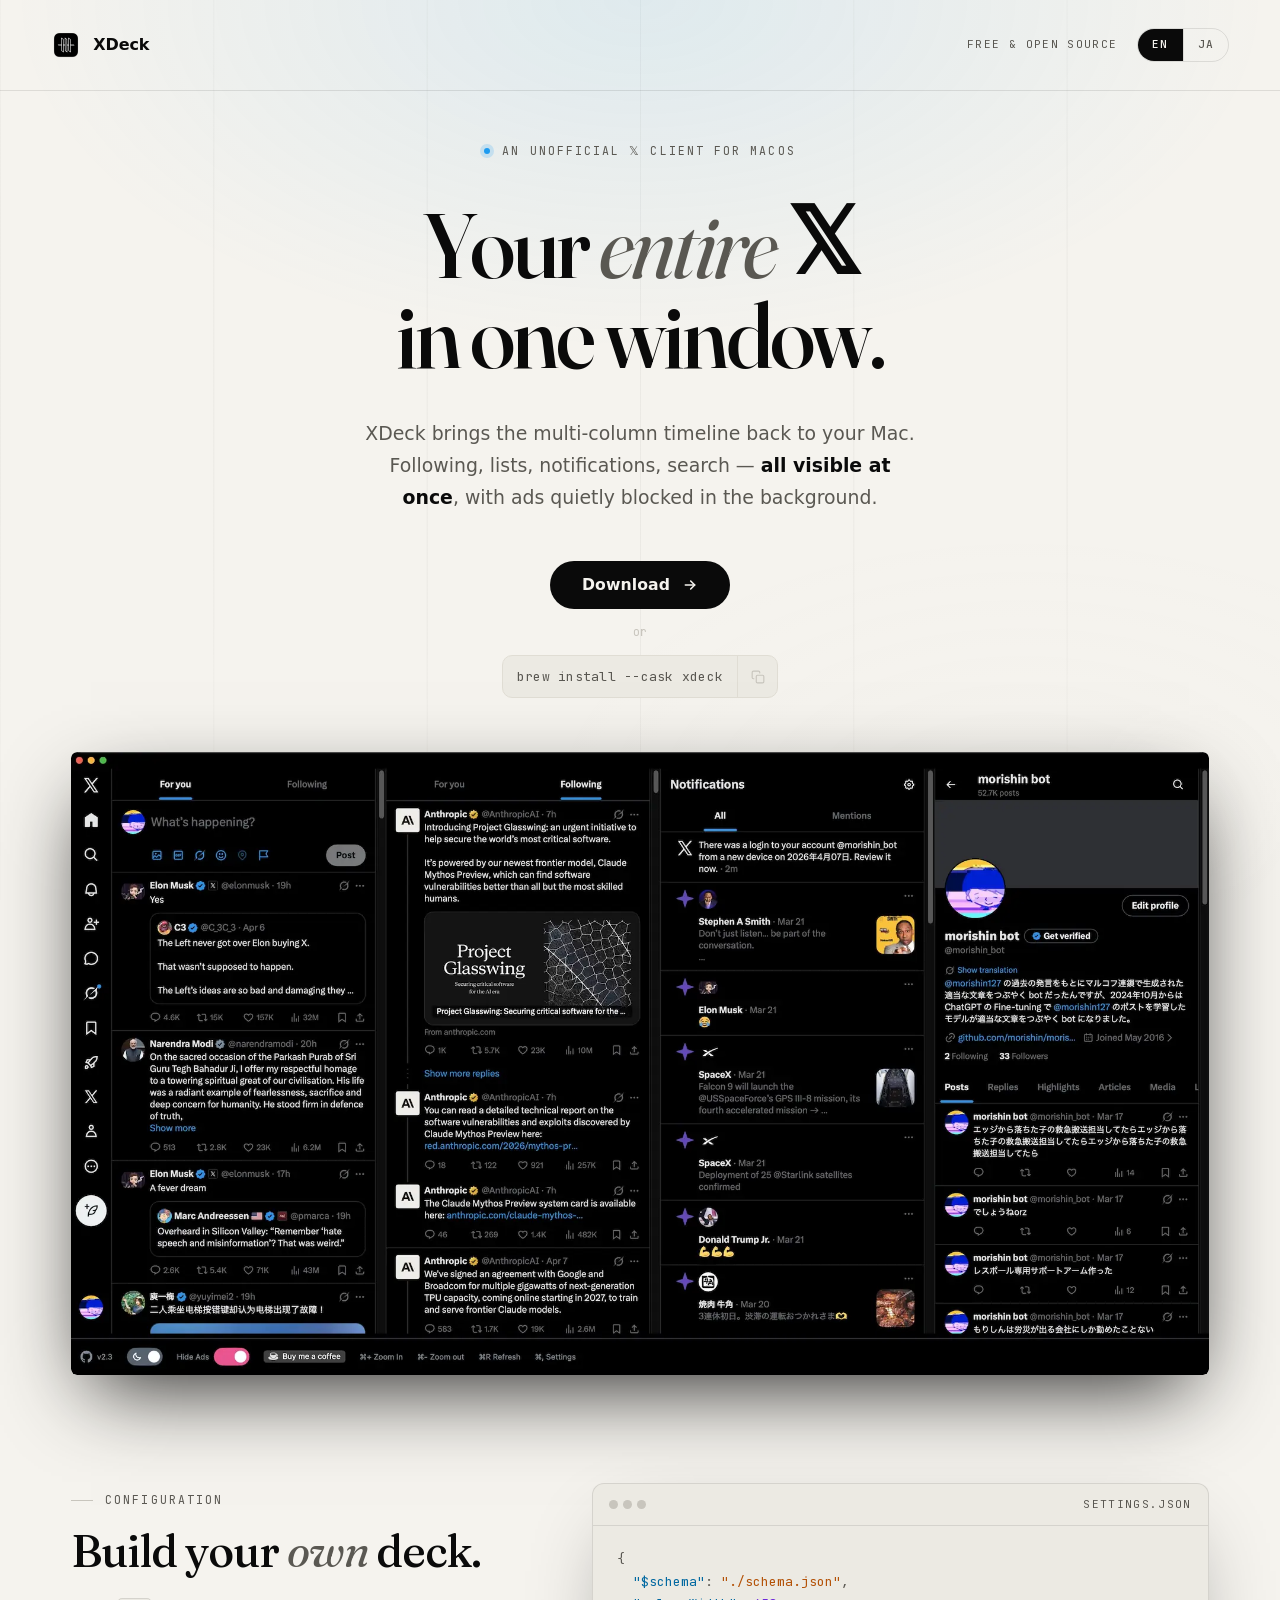
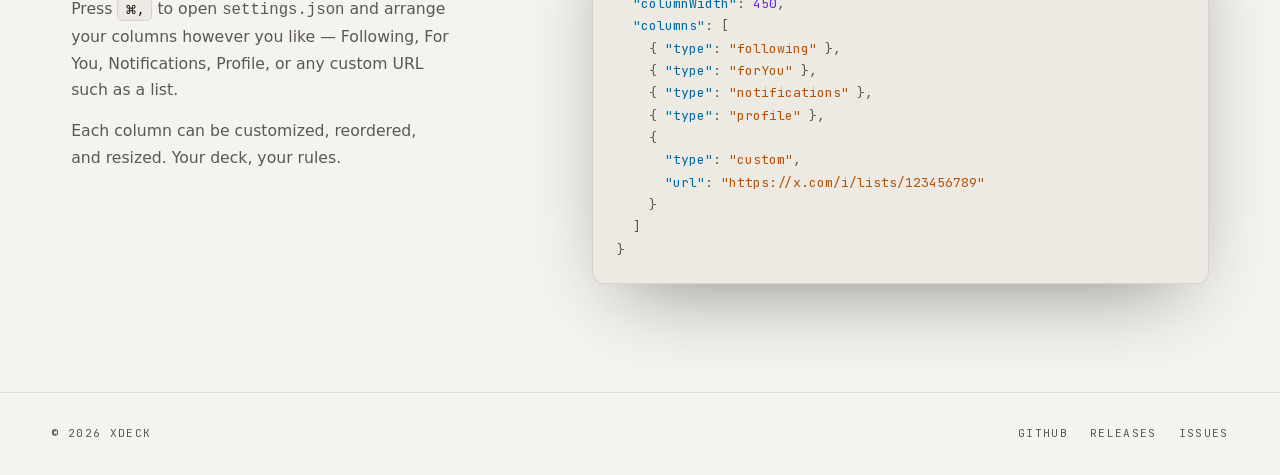
<file: public/index.html>
<!DOCTYPE html>
<html lang="en">
<head>
  <meta charset="UTF-8">
  <meta name="viewport" content="width=device-width, initial-scale=1.0">
  <title>XDeck — A multi-column 𝕏 client for macOS</title>
  <meta name="description" content="XDeck is a multi-column 𝕏 (Twitter) client for macOS — a TweetDeck alternative with built-in ad blocking. Free and open source.">
  <meta name="keywords" content="XDeck, X client, Twitter client, TweetDeck alternative, macOS, multi-column, ad blocking, Mac app, open source">
  <meta name="author" content="morishin">
  <meta name="robots" content="index, follow">
  <meta name="theme-color" content="#0a0a0a" media="(prefers-color-scheme: dark)">
  <meta name="theme-color" content="#f5f3ee" media="(prefers-color-scheme: light)">
  <link rel="canonical" href="https://xdeck.morishin.me/">
  <link rel="alternate" hreflang="en" href="https://xdeck.morishin.me/">
  <link rel="alternate" hreflang="ja" href="https://xdeck.morishin.me/ja/">
  <link rel="alternate" hreflang="x-default" href="https://xdeck.morishin.me/">
  <link rel="icon" href="assets/icon.png">

  <!-- Open Graph -->
  <meta property="og:type" content="website">
  <meta property="og:site_name" content="XDeck">
  <meta property="og:title" content="XDeck — A multi-column 𝕏 client for macOS">
  <meta property="og:description" content="A TweetDeck alternative for macOS with built-in ad blocking. Free and open source.">
  <meta property="og:url" content="https://xdeck.morishin.me/">
  <meta property="og:locale" content="en_US">
  <meta property="og:locale:alternate" content="ja_JP">
  <meta property="og:image" content="https://xdeck.morishin.me/assets/screenshot.jpg">
  <meta property="og:image:width" content="1920">
  <meta property="og:image:height" content="1050">
  <meta property="og:image:alt" content="XDeck running on macOS with multiple 𝕏 columns side by side">

  <!-- Twitter Card -->
  <meta name="twitter:card" content="summary_large_image">
  <meta name="twitter:title" content="XDeck — A multi-column 𝕏 client for macOS">
  <meta name="twitter:description" content="A TweetDeck alternative for macOS with built-in ad blocking. Free and open source.">
  <meta name="twitter:image" content="https://xdeck.morishin.me/assets/screenshot.jpg">
  <meta name="twitter:creator" content="@morishin127">

  <!-- Structured Data -->
  <script type="application/ld+json">
  {
    "@context": "https://schema.org",
    "@type": "SoftwareApplication",
    "name": "XDeck",
    "operatingSystem": "macOS",
    "applicationCategory": "SocialNetworkingApplication",
    "description": "A multi-column 𝕏 (Twitter) client for macOS — a TweetDeck alternative with built-in ad blocking.",
    "url": "https://xdeck.morishin.me/",
    "downloadUrl": "https://github.com/morishin/XDeck/releases/latest",
    "image": "https://xdeck.morishin.me/assets/screenshot.jpg",
    "author": { "@type": "Person", "name": "morishin", "url": "https://github.com/morishin" },
    "offers": { "@type": "Offer", "price": "0", "priceCurrency": "USD" },
    "isAccessibleForFree": true
  }
  </script>

  <link rel="preload" as="font" type="font/woff2" href="assets/fonts/fraunces.woff2" crossorigin>
  <link rel="preload" as="font" type="font/woff2" href="assets/fonts/jetbrains-mono.woff2" crossorigin>
  <link rel="stylesheet" href="assets/style.css">
</head>
<body>

<header class="site-header">
  <a href="/" class="site-logo">
    <img src="assets/icon.webp" width="30" height="30" alt="">
    <span>XDeck</span>
  </a>
  <div class="header-right">
    <span class="header-meta">Free &amp; Open Source</span>
    <nav class="lang-switch">
      <a href="/" class="active">EN</a>
      <a href="/ja/">JA</a>
    </nav>
  </div>
</header>

<main class="hero">
  <div class="eyebrow rise rise-1">
    <span class="dot"></span>
    <span>An unofficial 𝕏 client for macOS</span>
  </div>

  <h1 class="rise rise-2">
    Your <em>entire</em> <span class="x-mark">𝕏</span><br>
    in one window.
  </h1>

  <p class="lead rise rise-3">
    XDeck brings the multi-column timeline back to your Mac.
    Following, lists, notifications, search — <strong>all visible at once</strong>,
    with ads quietly blocked in the background.
  </p>

  <div class="cta-wrap rise rise-4">
    <a href="https://github.com/morishin/XDeck/releases/latest" class="hero-cta">
      <span>Download</span>
      <span class="arrow"><svg viewBox="0 0 24 24" fill="none" stroke="currentColor" stroke-width="2.4" stroke-linecap="round" stroke-linejoin="round"><path d="M5 12h14"/><path d="m13 6 6 6-6 6"/></svg></span>
    </a>
    <span class="brew-label">or</span>
    <div class="brew-install">
      <code>brew install --cask xdeck</code>
      <button class="brew-copy" onclick="copyBrew(this)" aria-label="Copy to clipboard">
        <svg class="icon-copy" viewBox="0 0 24 24" fill="none" stroke="currentColor" stroke-width="2" stroke-linecap="round" stroke-linejoin="round"><rect x="9" y="9" width="13" height="13" rx="2"/><path d="M5 15H4a2 2 0 0 1-2-2V4a2 2 0 0 1 2-2h9a2 2 0 0 1 2 2v1"/></svg>
        <svg class="icon-check" viewBox="0 0 24 24" fill="none" stroke="currentColor" stroke-width="2.5" stroke-linecap="round" stroke-linejoin="round"><polyline points="20 6 9 17 4 12"/></svg>
      </button>
    </div>
  </div>
</main>
<script>
function copyBrew(btn) {
  navigator.clipboard.writeText('brew install --cask xdeck');
  btn.classList.add('copied');
  setTimeout(() => btn.classList.remove('copied'), 2000);
}
</script>

<section class="showcase rise rise-5">
  <div class="showcase-frame">
    <div class="showcase-scroll">
    <img src="assets/screenshot.webp" width="1920" height="1050" fetchpriority="high" alt="XDeck running on macOS with multiple 𝕏 columns side by side">
    </div>
  </div>
</section>

<section class="config">
  <div class="config-inner">
    <div>
      <div class="config-eyebrow">Configuration</div>
      <h2>Build your <em>own</em> deck.</h2>
      <p>Press <kbd>⌘,</kbd> to open <code>settings.json</code> and arrange your columns however you like — Following, For You, Notifications, Profile, or any custom URL such as a list.</p>
      <p>Each column can be customized, reordered, and resized. Your deck, your rules.</p>
    </div>
    <div class="config-code">
      <div class="code-head">
        <span class="dots"><span></span><span></span><span></span></span>
        <span>settings.json</span>
      </div>
<pre><span class="tok-pun">{</span>
  <span class="tok-key">"$schema"</span><span class="tok-pun">:</span> <span class="tok-str">"./schema.json"</span><span class="tok-pun">,</span>
  <span class="tok-key">"columnWidth"</span><span class="tok-pun">:</span> <span class="tok-num">450</span><span class="tok-pun">,</span>
  <span class="tok-key">"columns"</span><span class="tok-pun">: [</span>
    <span class="tok-pun">{</span> <span class="tok-key">"type"</span><span class="tok-pun">:</span> <span class="tok-str">"following"</span> <span class="tok-pun">},</span>
    <span class="tok-pun">{</span> <span class="tok-key">"type"</span><span class="tok-pun">:</span> <span class="tok-str">"forYou"</span> <span class="tok-pun">},</span>
    <span class="tok-pun">{</span> <span class="tok-key">"type"</span><span class="tok-pun">:</span> <span class="tok-str">"notifications"</span> <span class="tok-pun">},</span>
    <span class="tok-pun">{</span> <span class="tok-key">"type"</span><span class="tok-pun">:</span> <span class="tok-str">"profile"</span> <span class="tok-pun">},</span>
    <span class="tok-pun">{</span>
      <span class="tok-key">"type"</span><span class="tok-pun">:</span> <span class="tok-str">"custom"</span><span class="tok-pun">,</span>
      <span class="tok-key">"url"</span><span class="tok-pun">:</span> <span class="tok-str">"https://x.com/i/lists/123456789"</span>
    <span class="tok-pun">}</span>
  <span class="tok-pun">]</span>
<span class="tok-pun">}</span></pre>
    </div>
  </div>
</section>

<footer class="site-footer">
  <div>© 2026 XDeck</div>
  <div class="footer-links">
    <a href="https://github.com/morishin/XDeck">GitHub</a>
    <a href="https://github.com/morishin/XDeck/releases">Releases</a>
    <a href="https://github.com/morishin/XDeck/issues">Issues</a>
  </div>
</footer>

</body>
</html>
</file>
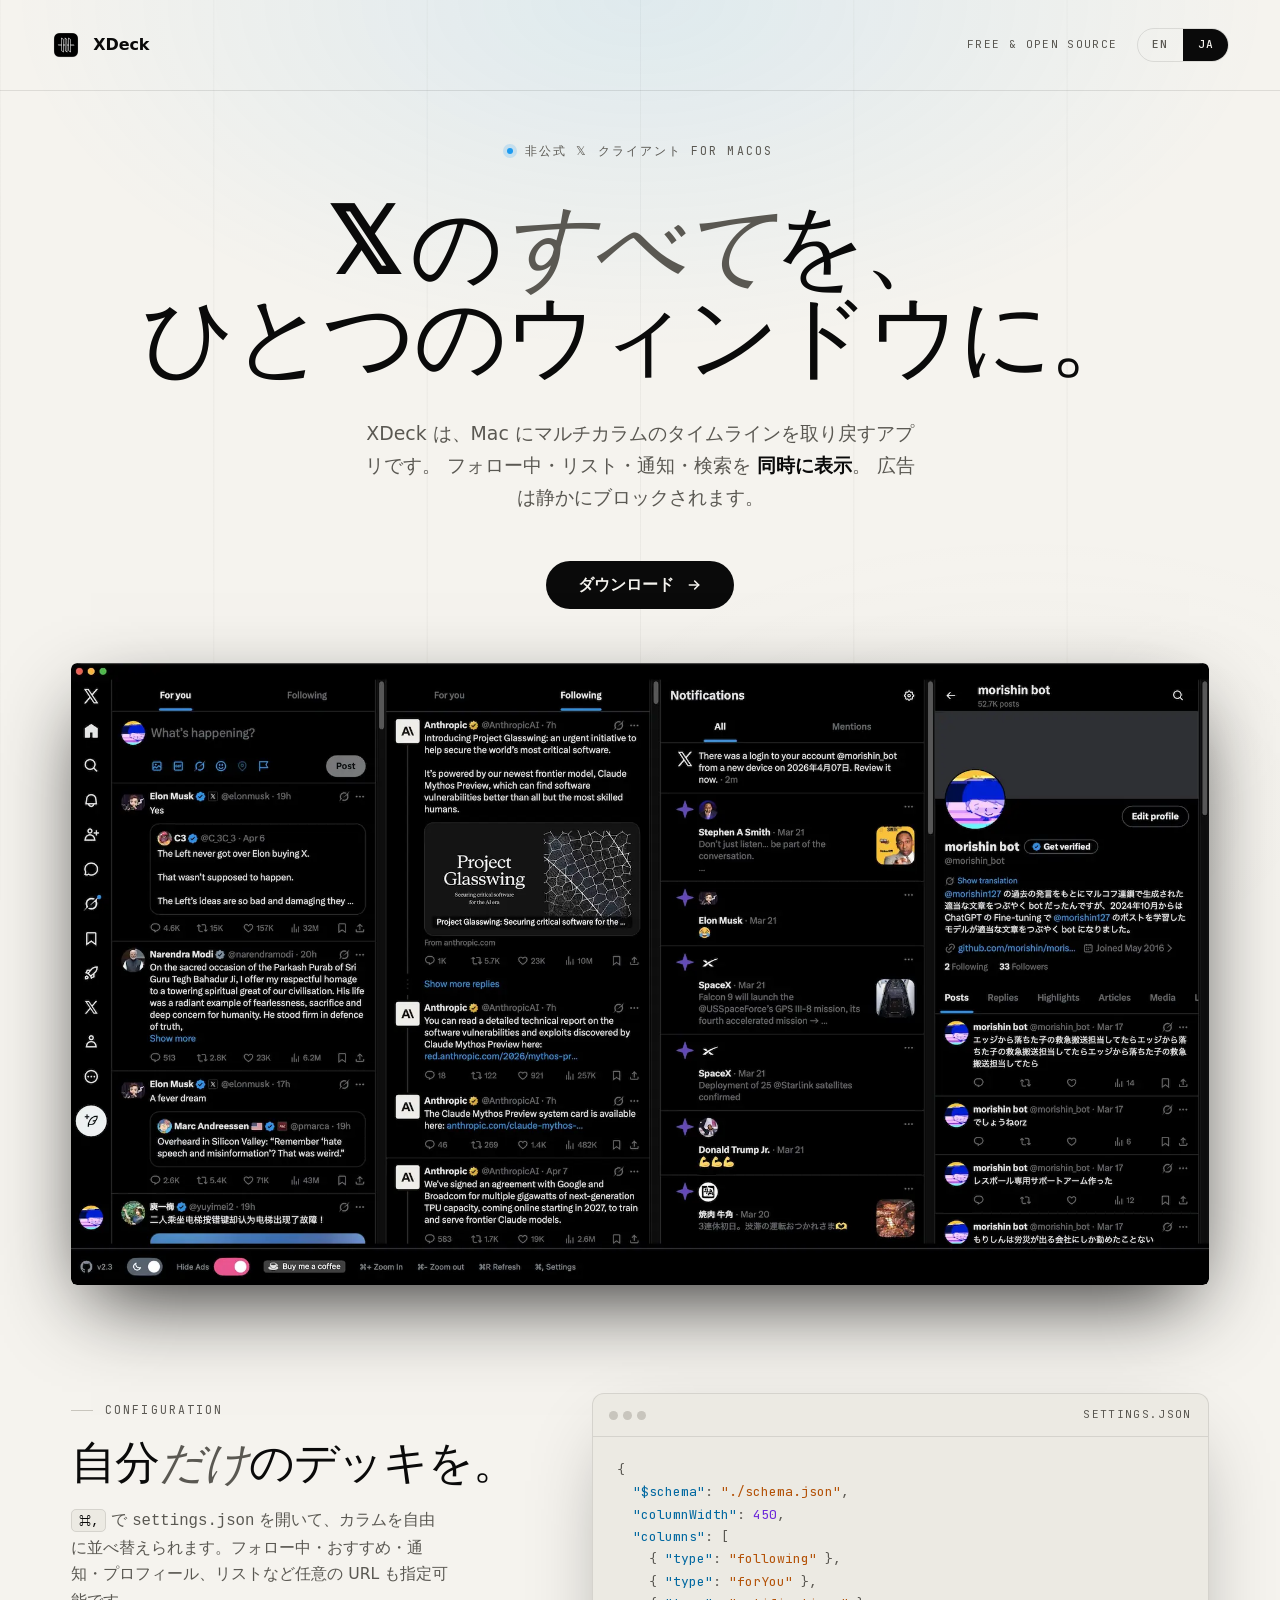
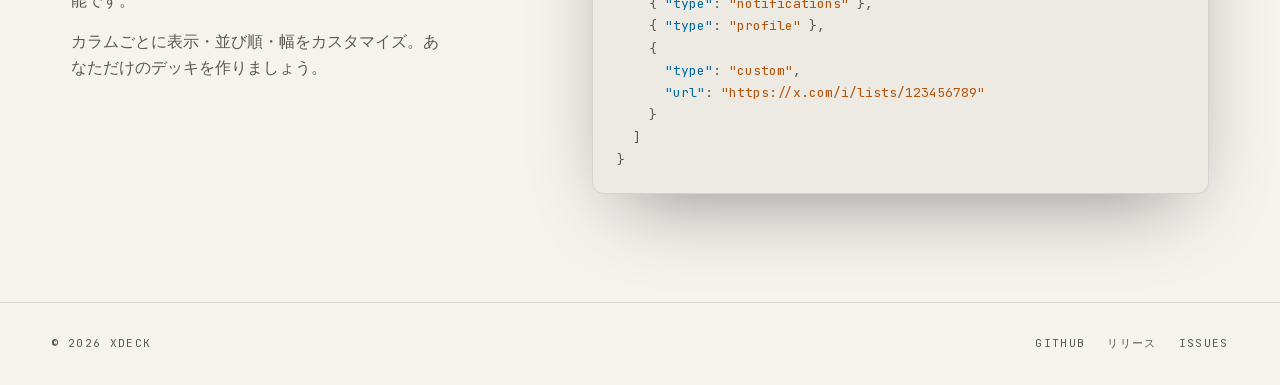
<file: public/ja/index.html>
<!DOCTYPE html>
<html lang="ja">
<head>
  <meta charset="UTF-8">
  <meta name="viewport" content="width=device-width, initial-scale=1.0">
  <title>XDeck — マルチカラム表示の macOS 用 𝕏 クライアント</title>
  <meta name="description" content="XDeck は 𝕏（旧 Twitter）をマルチカラムで表示できる macOS 用クライアントアプリ。広告ブロック機能つき、無料・オープンソース。">
  <meta name="keywords" content="XDeck, X クライアント, Twitter クライアント, TweetDeck 代替, macOS, マルチカラム, 広告ブロック, Mac アプリ, オープンソース">
  <meta name="author" content="morishin">
  <meta name="robots" content="index, follow">
  <meta name="theme-color" content="#0a0a0a" media="(prefers-color-scheme: dark)">
  <meta name="theme-color" content="#f5f3ee" media="(prefers-color-scheme: light)">
  <link rel="canonical" href="https://xdeck.morishin.me/ja/">
  <link rel="alternate" hreflang="en" href="https://xdeck.morishin.me/">
  <link rel="alternate" hreflang="ja" href="https://xdeck.morishin.me/ja/">
  <link rel="alternate" hreflang="x-default" href="https://xdeck.morishin.me/">
  <link rel="icon" href="../assets/icon.png">

  <!-- Open Graph -->
  <meta property="og:type" content="website">
  <meta property="og:site_name" content="XDeck">
  <meta property="og:title" content="XDeck — マルチカラム表示の macOS 用 𝕏 クライアント">
  <meta property="og:description" content="広告ブロック機能つき、TweetDeck の代替となる macOS 用 𝕏 クライアント。無料・オープンソース。">
  <meta property="og:url" content="https://xdeck.morishin.me/ja/">
  <meta property="og:locale" content="ja_JP">
  <meta property="og:locale:alternate" content="en_US">
  <meta property="og:image" content="https://xdeck.morishin.me/assets/screenshot.jpg">
  <meta property="og:image:width" content="1920">
  <meta property="og:image:height" content="1050">
  <meta property="og:image:alt" content="複数のカラムを並べて表示している macOS 上の XDeck">

  <!-- Twitter Card -->
  <meta name="twitter:card" content="summary_large_image">
  <meta name="twitter:title" content="XDeck — マルチカラム表示の macOS 用 𝕏 クライアント">
  <meta name="twitter:description" content="広告ブロック機能つき、TweetDeck の代替となる macOS 用 𝕏 クライアント。無料・オープンソース。">
  <meta name="twitter:image" content="https://xdeck.morishin.me/assets/screenshot.jpg">
  <meta name="twitter:creator" content="@morishin127">

  <!-- Structured Data -->
  <script type="application/ld+json">
  {
    "@context": "https://schema.org",
    "@type": "SoftwareApplication",
    "name": "XDeck",
    "operatingSystem": "macOS",
    "applicationCategory": "SocialNetworkingApplication",
    "description": "マルチカラム表示に対応した macOS 用 𝕏 クライアント。広告ブロック機能つきの TweetDeck 代替アプリ。",
    "url": "https://xdeck.morishin.me/ja/",
    "downloadUrl": "https://github.com/morishin/XDeck/releases/latest",
    "image": "https://xdeck.morishin.me/assets/screenshot.jpg",
    "author": { "@type": "Person", "name": "morishin", "url": "https://github.com/morishin" },
    "offers": { "@type": "Offer", "price": "0", "priceCurrency": "JPY" },
    "isAccessibleForFree": true
  }
  </script>

  <link rel="preload" as="font" type="font/woff2" href="../assets/fonts/fraunces.woff2" crossorigin>
  <link rel="preload" as="font" type="font/woff2" href="../assets/fonts/jetbrains-mono.woff2" crossorigin>
  <link rel="stylesheet" href="../assets/style.css">
</head>
<body>

<header class="site-header">
  <a href="/ja/" class="site-logo">
    <img src="../assets/icon.webp" width="30" height="30" alt="">
    <span>XDeck</span>
  </a>
  <div class="header-right">
    <span class="header-meta">Free &amp; Open Source</span>
    <nav class="lang-switch">
      <a href="/">EN</a>
      <a href="/ja/" class="active">JA</a>
    </nav>
  </div>
</header>

<main class="hero">
  <div class="eyebrow rise rise-1">
    <span class="dot"></span>
    <span>非公式 𝕏 クライアント for macOS</span>
  </div>

  <h1 class="rise rise-2">
    <span class="x-mark">𝕏</span> の<em>すべて</em>を、<br>
    ひとつのウィンドウに。
  </h1>

  <p class="lead rise rise-3">
    XDeck は、Mac にマルチカラムのタイムラインを取り戻すアプリです。
    フォロー中・リスト・通知・検索を <strong>同時に表示</strong>。
    広告は静かにブロックされます。
  </p>

  <div class="cta-wrap rise rise-4">
    <a href="https://github.com/morishin/XDeck/releases/latest" class="hero-cta">
      <span>ダウンロード</span>
      <span class="arrow"><svg viewBox="0 0 24 24" fill="none" stroke="currentColor" stroke-width="2.4" stroke-linecap="round" stroke-linejoin="round"><path d="M5 12h14"/><path d="m13 6 6 6-6 6"/></svg></span>
    </a>
  </div>
</main>

<section class="showcase rise rise-5">
  <div class="showcase-frame">
    <div class="showcase-scroll">
    <img src="../assets/screenshot.webp" width="1920" height="1050" fetchpriority="high" alt="複数のカラムを並べて表示している macOS 上の XDeck">
    </div>
  </div>
</section>

<section class="config">
  <div class="config-inner">
    <div>
      <div class="config-eyebrow">Configuration</div>
      <h2>自分<em>だけ</em>のデッキを。</h2>
      <p><kbd>⌘,</kbd> で <code>settings.json</code> を開いて、カラムを自由に並べ替えられます。フォロー中・おすすめ・通知・プロフィール、リストなど任意の URL も指定可能です。</p>
      <p>カラムごとに表示・並び順・幅をカスタマイズ。あなただけのデッキを作りましょう。</p>
    </div>
    <div class="config-code">
      <div class="code-head">
        <span class="dots"><span></span><span></span><span></span></span>
        <span>settings.json</span>
      </div>
<pre><span class="tok-pun">{</span>
  <span class="tok-key">"$schema"</span><span class="tok-pun">:</span> <span class="tok-str">"./schema.json"</span><span class="tok-pun">,</span>
  <span class="tok-key">"columnWidth"</span><span class="tok-pun">:</span> <span class="tok-num">450</span><span class="tok-pun">,</span>
  <span class="tok-key">"columns"</span><span class="tok-pun">: [</span>
    <span class="tok-pun">{</span> <span class="tok-key">"type"</span><span class="tok-pun">:</span> <span class="tok-str">"following"</span> <span class="tok-pun">},</span>
    <span class="tok-pun">{</span> <span class="tok-key">"type"</span><span class="tok-pun">:</span> <span class="tok-str">"forYou"</span> <span class="tok-pun">},</span>
    <span class="tok-pun">{</span> <span class="tok-key">"type"</span><span class="tok-pun">:</span> <span class="tok-str">"notifications"</span> <span class="tok-pun">},</span>
    <span class="tok-pun">{</span> <span class="tok-key">"type"</span><span class="tok-pun">:</span> <span class="tok-str">"profile"</span> <span class="tok-pun">},</span>
    <span class="tok-pun">{</span>
      <span class="tok-key">"type"</span><span class="tok-pun">:</span> <span class="tok-str">"custom"</span><span class="tok-pun">,</span>
      <span class="tok-key">"url"</span><span class="tok-pun">:</span> <span class="tok-str">"https://x.com/i/lists/123456789"</span>
    <span class="tok-pun">}</span>
  <span class="tok-pun">]</span>
<span class="tok-pun">}</span></pre>
    </div>
  </div>
</section>

<footer class="site-footer">
  <div>© 2026 XDeck</div>
  <div class="footer-links">
    <a href="https://github.com/morishin/XDeck">GitHub</a>
    <a href="https://github.com/morishin/XDeck/releases">リリース</a>
    <a href="https://github.com/morishin/XDeck/issues">Issues</a>
  </div>
</footer>

</body>
</html>
</file>
<file: public/assets/style.css>
/* ─────────────────────────────────────────────
   XDeck — landing page
   Aesthetic: editorial / crafted-minimal
   Display: Fraunces (serif, soft optical)
   Mono:    JetBrains Mono (technical accents)
   Theme:   dark by default, light via prefers
   ───────────────────────────────────────────── */

*, *::before, *::after { margin: 0; padding: 0; box-sizing: border-box; }

/* Self-hosted fonts (instanced + subset from Google Fonts: Fraunces wght 500 / italic 400, opsz 28-144; JetBrains Mono wght 400-500) */
@font-face { font-family: "Fraunces"; font-style: normal; font-weight: 500; font-display: swap; src: url("fonts/fraunces.woff2") format("woff2"); }
@font-face { font-family: "Fraunces"; font-style: italic; font-weight: 400; font-display: swap; src: url("fonts/fraunces-italic.woff2") format("woff2"); }
@font-face { font-family: "JetBrains Mono"; font-style: normal; font-weight: 400 500; font-display: swap; src: url("fonts/jetbrains-mono.woff2") format("woff2"); }

:root {
  --bg:        #0a0a0a;
  --bg-soft:   #111111;
  --ink:       #f5f3ee;
  --ink-soft:  #a3a09a;
  --ink-faint: #44423d;
  --line:      #1f1d1a;
  --accent:    #f5f3ee;        /* high-contrast pill on dark */
  --accent-ink:#0a0a0a;
  --rule:      rgba(245,243,238,0.08);
  --grid:      rgba(245,243,238,0.035);

  --serif: "Fraunces", "Hiragino Mincho ProN", "Yu Mincho", "ヒラギノ明朝 ProN", serif;
  --mono:  "JetBrains Mono", ui-monospace, "SF Mono", Menlo, monospace;
  --sans:  -apple-system, "Helvetica Neue", "Hiragino Sans", system-ui, sans-serif;

  --max-w: 1240px;
}

@media (prefers-color-scheme: light) {
  :root {
    --bg:        #f5f3ee;
    --bg-soft:   #eceae3;
    --ink:       #0a0a0a;
    --ink-soft:  #5a5852;
    --ink-faint: #c8c5bd;
    --line:      #e0ddd4;
    --accent:    #0a0a0a;
    --accent-ink:#f5f3ee;
    --rule:      rgba(10,10,10,0.10);
    --grid:      rgba(10,10,10,0.04);
  }
}

html { scroll-behavior: smooth; -webkit-text-size-adjust: 100%; }

body {
  font-family: var(--sans);
  background: var(--bg);
  color: var(--ink);
  line-height: 1.6;
  -webkit-font-smoothing: antialiased;
  text-rendering: optimizeLegibility;
  overflow-x: hidden;
  min-height: 100vh;
  position: relative;
}

/* ── Background: vertical column grid (TweetDeck metaphor) ── */
body::before {
  content: "";
  position: fixed;
  inset: 0;
  z-index: 0;
  pointer-events: none;
  background-image:
    linear-gradient(to right, var(--grid) 1px, transparent 1px);
  background-size: calc(100vw / 6) 100%;
  mask-image: radial-gradient(ellipse 100% 80% at 50% 40%, #000 40%, transparent 100%);
  -webkit-mask-image: radial-gradient(ellipse 100% 80% at 50% 40%, #000 40%, transparent 100%);
}

/* ── Background: soft glow ── */
body::after {
  content: "";
  position: fixed;
  inset: 0;
  z-index: 0;
  pointer-events: none;
  background:
    radial-gradient(ellipse 900px 500px at 50% 0%, rgba(29,155,240,0.10), transparent 70%),
    radial-gradient(ellipse 700px 400px at 80% 90%, rgba(245,243,238,0.04), transparent 70%);
}

a { color: inherit; text-decoration: none; }

/* ──────────── Header ──────────── */
.site-header {
  position: relative;
  z-index: 10;
  display: flex;
  align-items: center;
  justify-content: space-between;
  padding: 28px clamp(20px, 4vw, 56px);
  border-bottom: 1px solid var(--rule);
}

.site-logo {
  display: flex;
  align-items: center;
  gap: 12px;
  font-family: var(--sans);
  font-weight: 600;
  font-size: 1rem;
  letter-spacing: -0.005em;
}
.site-logo img {
  width: 30px;
  height: 30px;
  border-radius: 7px;
}

.header-right {
  display: flex;
  align-items: center;
  gap: 20px;
}

.header-meta {
  font-family: var(--mono);
  font-size: 0.7rem;
  text-transform: uppercase;
  letter-spacing: 0.12em;
  color: var(--ink-soft);
}
@media (max-width: 640px) {
  .header-meta { display: none; }
}

/* Language switcher */
.lang-switch {
  display: inline-flex;
  font-family: var(--mono);
  font-size: 0.7rem;
  font-weight: 500;
  letter-spacing: 0.1em;
  text-transform: uppercase;
  border: 1px solid var(--rule);
  border-radius: 999px;
  overflow: hidden;
}
.lang-switch a {
  padding: 7px 14px;
  color: var(--ink-soft);
  transition: background 0.2s, color 0.2s;
}
.lang-switch a + a { border-left: 1px solid var(--rule); }
.lang-switch a.active {
  background: var(--ink);
  color: var(--bg);
}
.lang-switch a:hover:not(.active) { color: var(--ink); }

/* ──────────── Hero ──────────── */
.hero {
  position: relative;
  z-index: 1;
  padding: clamp(32px, 5vh, 64px) clamp(20px, 4vw, 56px) clamp(40px, 6vh, 64px);
  max-width: var(--max-w);
  margin: 0 auto;
  text-align: center;
}

/* Eyebrow row */
.eyebrow {
  display: inline-flex;
  align-items: center;
  gap: 12px;
  white-space: nowrap;
  font-family: var(--mono);
  font-size: 0.72rem;
  text-transform: uppercase;
  letter-spacing: 0.18em;
  color: var(--ink-soft);
  margin-bottom: 40px;
}
.eyebrow .dot {
  width: 6px;
  height: 6px;
  border-radius: 50%;
  background: #1d9bf0;
  box-shadow: 0 0 0 4px rgba(29,155,240,0.18);
  animation: pulse 2.6s ease-in-out infinite;
}
@keyframes pulse {
  0%, 100% { box-shadow: 0 0 0 4px rgba(29,155,240,0.18); }
  50%      { box-shadow: 0 0 0 7px rgba(29,155,240,0.05); }
}

/* Headline */
.hero h1 {
  font-family: var(--serif);
  font-weight: 500;
  font-size: clamp(2.6rem, 7.2vw, 6.4rem);
  line-height: 0.98;
  letter-spacing: -0.035em;
  color: var(--ink);
  font-variation-settings: "opsz" 144;
  margin-bottom: 36px;
  text-wrap: balance;
}
.hero h1 em {
  font-style: italic;
  font-weight: 400;
  color: var(--ink-soft);
}
.hero h1 .x-mark {
  font-style: normal;
  font-weight: 700;
  display: inline-block;
  transform: translateY(-0.04em);
}

/* Description */
.hero .lead {
  font-family: var(--sans);
  font-size: clamp(1rem, 1.5vw, 1.18rem);
  line-height: 1.7;
  color: var(--ink-soft);
  max-width: 560px;
  margin: 0 auto 48px;
  text-wrap: pretty;
}
.hero .lead strong {
  color: var(--ink);
  font-weight: 600;
}

/* CTA */
.cta-wrap {
  display: inline-flex;
  flex-direction: column;
  align-items: center;
  gap: 14px;
}

.hero-cta {
  position: relative;
  display: inline-flex;
  align-items: center;
  gap: 12px;
  padding: 16px 32px;
  border-radius: 999px;
  font-family: var(--sans);
  font-size: 0.98rem;
  font-weight: 600;
  letter-spacing: 0.005em;
  color: var(--accent-ink);
  background: var(--accent);
  line-height: 1;
}
.hero-cta .arrow {
  display: inline-flex;
  align-items: center;
  justify-content: center;
  transition: transform 0.5s cubic-bezier(.2,.8,.2,1);
}
.hero-cta .arrow svg { width: 16px; height: 16px; display: block; }
.hero-cta:hover .arrow { transform: translateX(3px); }

.hero-cta::after {
  content: "";
  position: absolute;
  inset: 0;
  border-radius: inherit;
  box-shadow: 0 0 0 0 rgba(255, 255, 255, 0);
  transition: box-shadow 0.6s cubic-bezier(.2,.8,.2,1);
  pointer-events: none;
}
.hero-cta:hover::after {
  box-shadow:
    0 0 0 1.5px rgba(255, 255, 255, 0.85),
    0 0 28px 2px rgba(255, 255, 255, 0.35),
    0 22px 60px -10px rgba(255, 255, 255, 0.35);
}
@media (prefers-color-scheme: light) {
  .hero-cta:hover::after {
    box-shadow:
      0 0 0 1.5px rgba(10, 10, 10, 0.85),
      0 0 28px 2px rgba(10, 10, 10, 0.18),
      0 22px 60px -10px rgba(10, 10, 10, 0.25);
  }
}

.brew-label {
  font-family: var(--mono);
  font-size: 0.72rem;
  color: var(--ink-faint);
}
.brew-install {
  display: inline-flex;
  align-items: center;
  gap: 0;
  border-radius: 10px;
  background: var(--bg-soft);
  border: 1px solid var(--line);
  overflow: hidden;
}
.brew-install code {
  font-family: var(--mono);
  font-size: 0.82rem;
  padding: 10px 14px;
  color: var(--ink-soft);
  letter-spacing: 0.02em;
  user-select: all;
}
.brew-copy {
  display: flex;
  align-items: center;
  justify-content: center;
  flex-shrink: 0;
  align-self: stretch;
  width: 40px;
  border: none;
  border-left: 1px solid var(--line);
  background: transparent;
  color: var(--ink-faint);
  cursor: pointer;
  transition: background 0.15s, color 0.15s;
}
.brew-copy:hover { background: var(--rule); color: var(--ink-soft); }
.brew-copy svg { width: 14px; height: 14px; display: block; }
.brew-copy .icon-check { display: none; }
.brew-copy.copied .icon-copy { display: none; }
.brew-copy.copied .icon-check { display: block; color: #4caf50; }

.cta-meta {
  font-family: var(--mono);
  font-size: 0.7rem;
  text-transform: uppercase;
  letter-spacing: 0.12em;
  color: var(--ink-soft);
}
.cta-meta span + span::before {
  content: "·";
  margin: 0 8px;
  color: var(--ink-faint);
}

/* ──────────── Screenshot showcase ──────────── */
.showcase {
  position: relative;
  z-index: 1;
  margin: 0 auto;
  max-width: var(--max-w);
  padding: 0 clamp(20px, 4vw, 56px) clamp(80px, 12vh, 140px);
}

.showcase-frame {
  position: relative;
}
.showcase-scroll {
  overflow-x: auto;
  -webkit-overflow-scrolling: touch;
  scrollbar-width: thin;
  border-radius: 6px;
  box-shadow: 0 30px 80px -20px rgba(0,0,0,0.85);
}
.showcase-scroll img {
  display: block;
  width: 100%;
  height: auto;
  border-radius: 6px;
}
@media (max-width: 720px) {
  .showcase-scroll img {
    width: auto;
    height: 70vh;
    max-height: 560px;
  }
}

/* ──────────── Configuration section ──────────── */
.config {
  position: relative;
  z-index: 1;
  max-width: var(--max-w);
  margin: 0 auto;
  padding: 0 clamp(20px, 4vw, 56px) clamp(80px, 12vh, 140px);
}

.config-inner {
  display: grid;
  grid-template-columns: 1fr 1.35fr;
  gap: clamp(32px, 5vw, 72px);
  align-items: start;
}
@media (max-width: 820px) {
  .config-inner { grid-template-columns: 1fr; }
}

.config-eyebrow {
  font-family: var(--mono);
  font-size: 0.72rem;
  text-transform: uppercase;
  letter-spacing: 0.18em;
  color: var(--ink-soft);
  margin-bottom: 18px;
  display: inline-flex;
  align-items: center;
  gap: 12px;
}
.config-eyebrow::before {
  content: "";
  width: 22px;
  height: 1px;
  background: var(--ink-faint);
}

.config h2 {
  font-family: var(--serif);
  font-weight: 500;
  font-size: clamp(1.9rem, 3.6vw, 2.8rem);
  line-height: 1.05;
  letter-spacing: -0.025em;
  margin-bottom: 22px;
  text-wrap: balance;
}
.config h2 em {
  font-style: italic;
  font-weight: 400;
  color: var(--ink-soft);
}

.config p {
  font-size: 0.98rem;
  color: var(--ink-soft);
  line-height: 1.7;
  max-width: 38ch;
}
.config p + p { margin-top: 14px; }
.config kbd {
  font-family: var(--mono);
  font-size: 0.78rem;
  padding: 2px 7px;
  border-radius: 5px;
  background: var(--bg-soft);
  border: 1px solid var(--rule);
  color: var(--ink);
}

.config-code {
  position: relative;
  background: var(--bg-soft);
  border: 1px solid var(--rule);
  border-radius: 12px;
  overflow: hidden;
  box-shadow: 0 30px 80px -30px rgba(0,0,0,0.45);
}
.config-code .code-head {
  display: flex;
  align-items: center;
  justify-content: space-between;
  padding: 12px 16px;
  border-bottom: 1px solid var(--rule);
  font-family: var(--mono);
  font-size: 0.7rem;
  letter-spacing: 0.12em;
  text-transform: uppercase;
  color: var(--ink-soft);
}
.config-code .code-head .dots {
  display: inline-flex;
  gap: 5px;
}
.config-code .code-head .dots span {
  width: 9px; height: 9px; border-radius: 50%;
  background: var(--ink-faint);
}
.config-code pre {
  margin: 0;
  padding: 22px 24px;
  overflow-x: auto;
  font-family: var(--mono);
  font-size: 0.82rem;
  line-height: 1.7;
  color: var(--ink);
}
.config-code .tok-key   { color: #7dd3fc; }
.config-code .tok-str   { color: #fbbf24; }
.config-code .tok-num   { color: #c4b5fd; }
.config-code .tok-pun   { color: var(--ink-soft); }
.config-code .tok-com   { color: var(--ink-faint); font-style: italic; }
@media (prefers-color-scheme: light) {
  .config-code .tok-key { color: #0369a1; }
  .config-code .tok-str { color: #b45309; }
  .config-code .tok-num { color: #6d28d9; }
}

/* ──────────── Footer ──────────── */
.site-footer {
  position: relative;
  z-index: 1;
  border-top: 1px solid var(--rule);
  padding: 32px clamp(20px, 4vw, 56px);
  display: flex;
  align-items: center;
  justify-content: space-between;
  gap: 20px;
  flex-wrap: wrap;
  font-family: var(--mono);
  font-size: 0.7rem;
  text-transform: uppercase;
  letter-spacing: 0.12em;
  color: var(--ink-soft);
}
.site-footer a:hover { color: var(--ink); }
.site-footer .footer-links { display: flex; gap: 22px; }

/* ──────────── Animations ──────────── */
@keyframes rise {
  from { opacity: 0; transform: translateY(28px); }
  to   { opacity: 1; transform: translateY(0); }
}
@keyframes fade {
  from { opacity: 0; }
  to   { opacity: 1; }
}

.rise { opacity: 0; animation: rise 0.95s cubic-bezier(.2,.8,.2,1) forwards; }
.rise-1 { animation-delay: 0.05s; }
.rise-2 { animation-delay: 0.18s; }
.rise-3 { animation-delay: 0.32s; }
.rise-4 { animation-delay: 0.46s; }
.rise-5 { animation-delay: 0.62s; }

.showcase-frame {
  opacity: 0;
  transform: translateY(40px);
  animation: rise 1.2s 0.7s cubic-bezier(.2,.8,.2,1) forwards;
}

@media (prefers-reduced-motion: reduce) {
  .rise, .showcase-frame { animation: none; opacity: 1; transform: none; }
  .eyebrow .dot { animation: none; }
}
</file>
